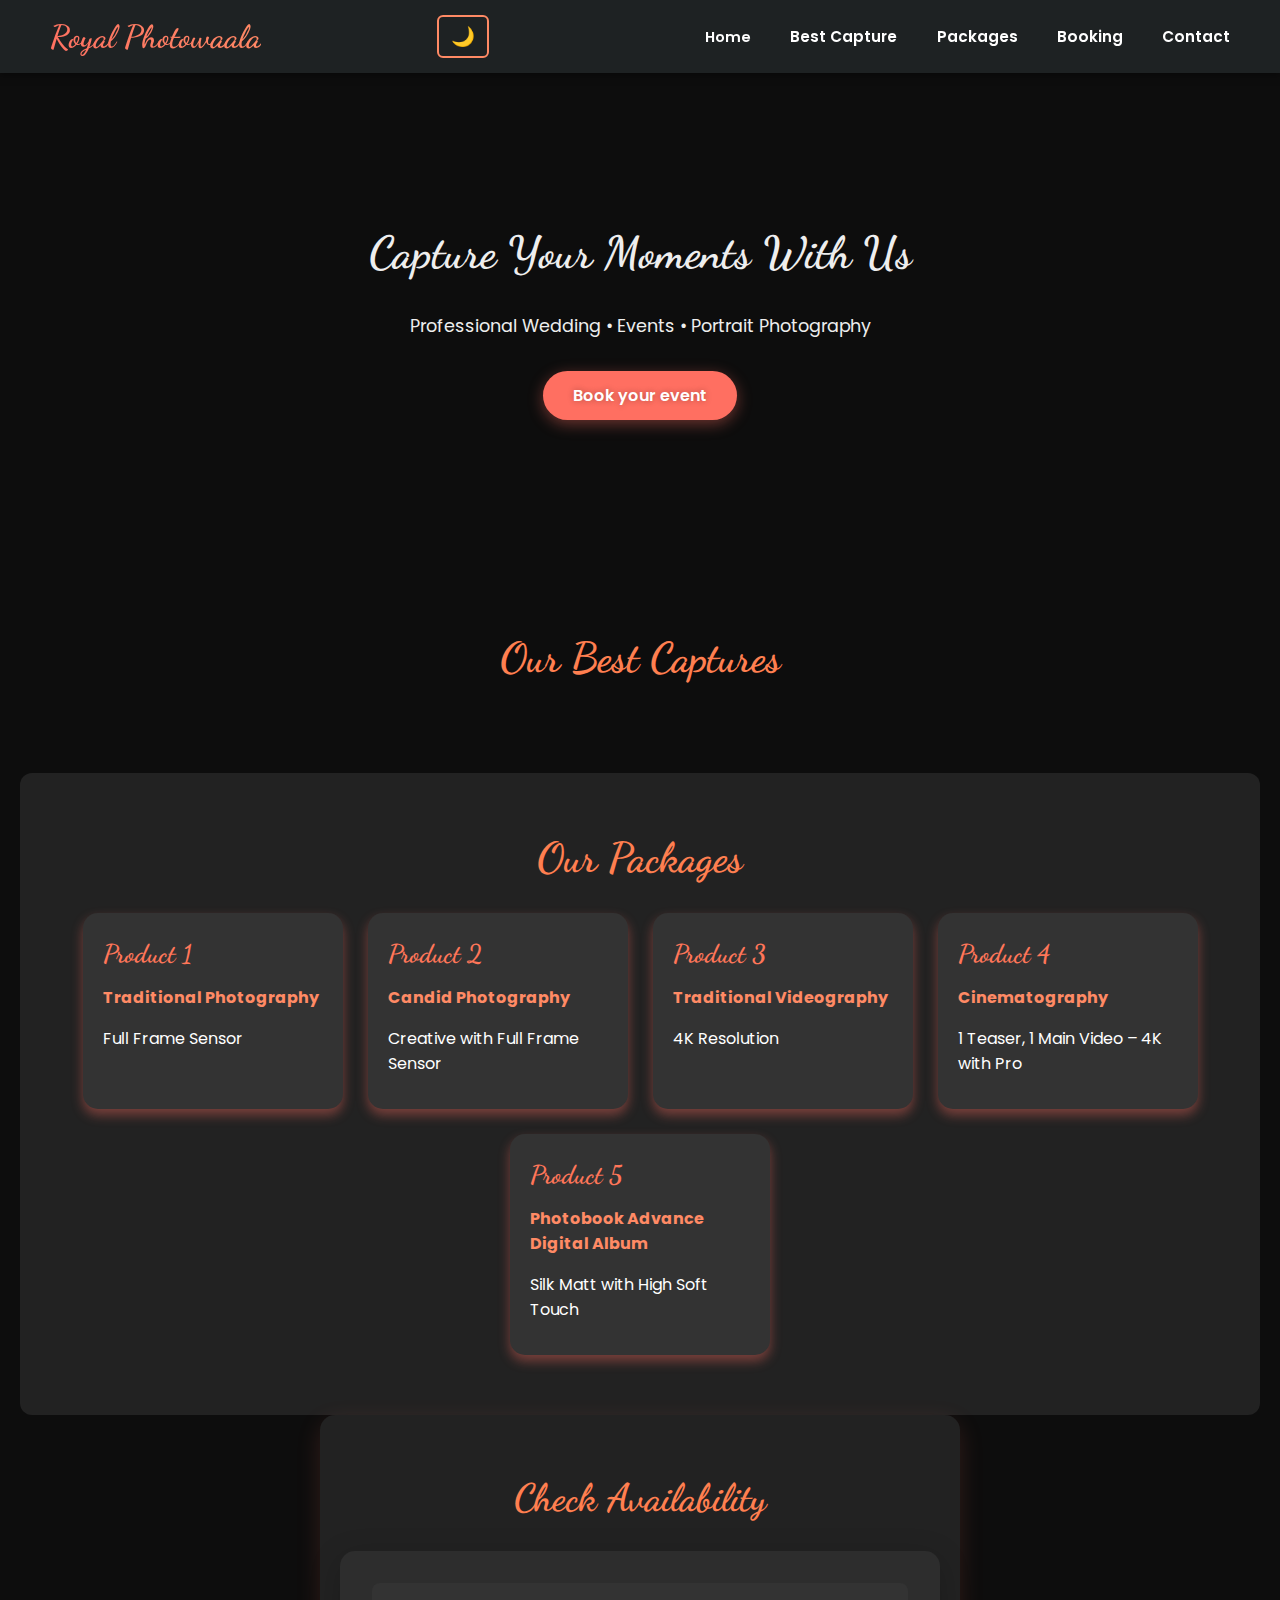
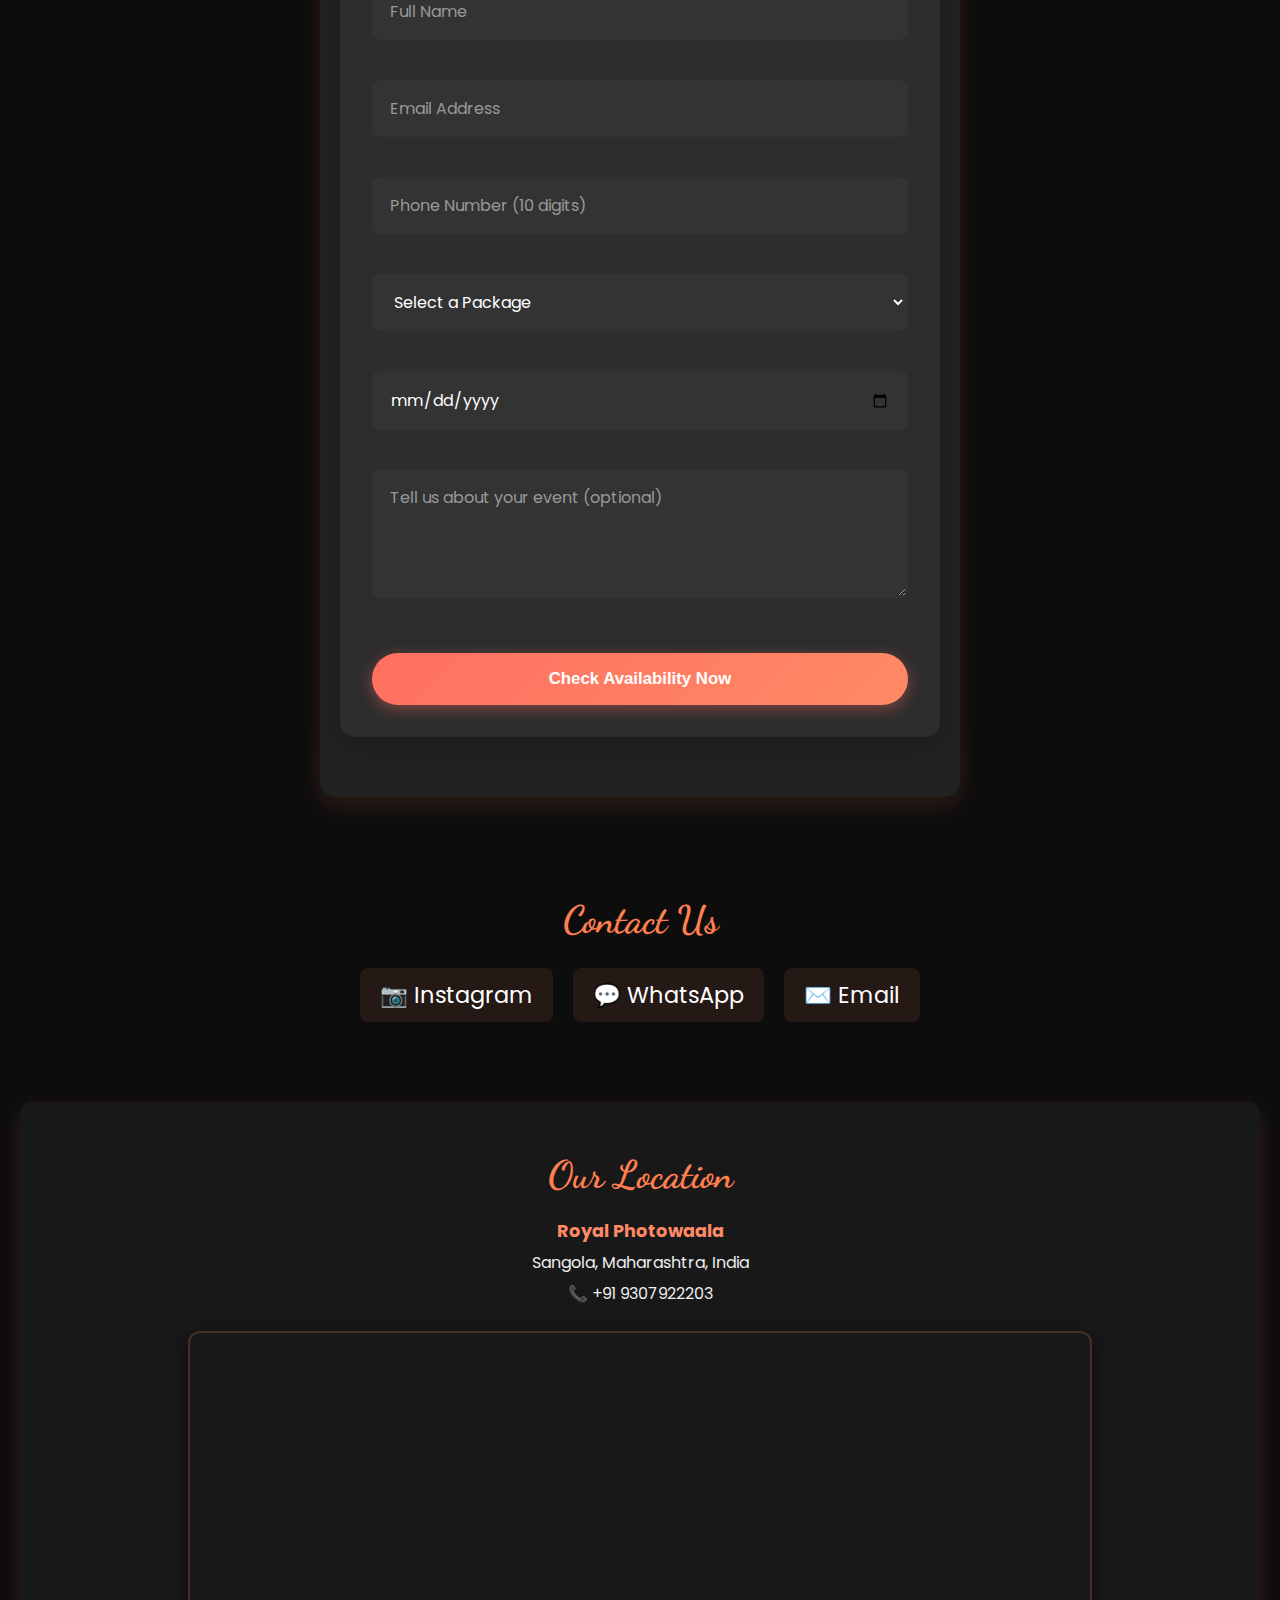
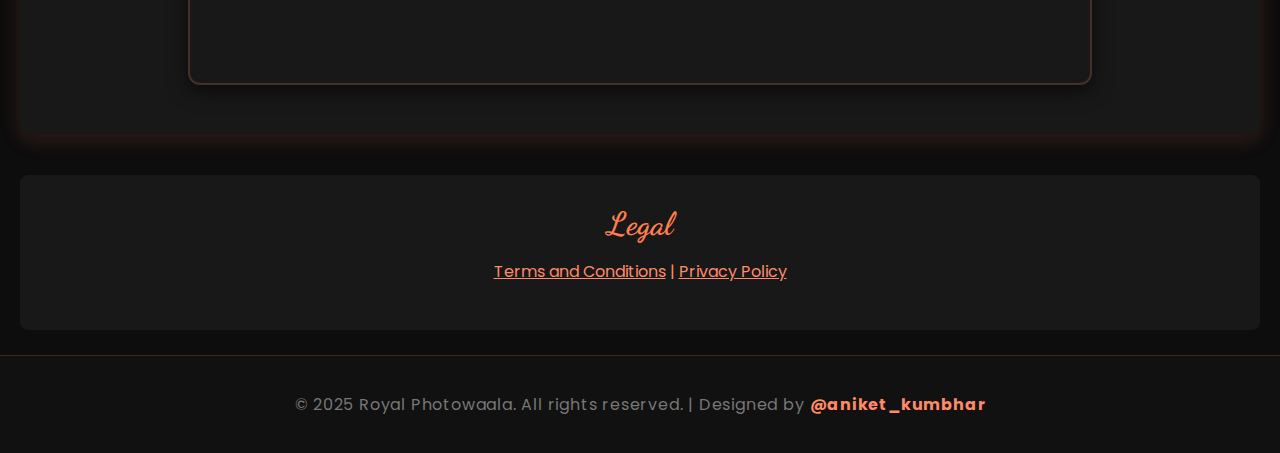
<file: index.html>
<!DOCTYPE html>
<html lang="en">
<head>
  <meta charset="UTF-8" />
  <meta name="viewport" content="width=device-width, initial-scale=1" />
  <title>Royal Photowaala - Professional Wedding & Event Photography</title>

  <!-- SEO Meta Tags -->
  <meta name="description" content="Royal Photowaala offers professional wedding photography, event photography, candid shoots, and cinematography services. Capture your precious moments with expert photographers." />
  <meta name="keywords" content="wedding photography, event photography, candid photography, cinematography, photo album, royal photowaala, professional photographer, wedding videography" />
  <meta name="author" content="Royal Photowaala" />
  <link rel="canonical" href="https://royalphotowaala.com/" />
  
  <!-- Open Graph Meta Tags -->
  <meta property="og:type" content="website" />
  <meta property="og:title" content="Royal Photowaala - Professional Wedding & Event Photography" />
  <meta property="og:description" content="Capture your precious moments with Royal Photowaala. Expert wedding photography, candid shoots, and cinematography services." />
  <meta property="og:url" content="https://royalphotowaala.com/" />
  <meta property="og:image" content="https://royalphotowaala.com/og-image.jpg" />
  <meta property="og:site_name" content="Royal Photowaala" />
  
  <!-- Twitter Card Meta Tags -->
  <meta name="twitter:card" content="summary_large_image" />
  <meta name="twitter:title" content="Royal Photowaala - Professional Photography" />
  <meta name="twitter:description" content="Expert wedding and event photography services" />
  <meta name="twitter:image" content="https://royalphotowaala.com/og-image.jpg" />
  
  <!-- Preconnect for Performance -->
  <link rel="preconnect" href="https://fonts.googleapis.com" />
  <link rel="preconnect" href="https://fonts.gstatic.com" crossorigin />
  
  <!-- Google Fonts -->
  <link href="https://fonts.googleapis.com/css2?family=Dancing+Script:wght@700&family=Poppins:wght@400;600;700&display=swap" rel="stylesheet" />

  <!-- External CSS -->
  <link rel="stylesheet" href="css/style.css" />
  
  <!-- Structured Data (JSON-LD) -->
  <script type="application/ld+json">
  {
    "@context": "https://schema.org",
    "@type": "LocalBusiness",
    "name": "Royal Photowaala",
    "image": "https://royalphotowaala.com/logo.jpg",
    "@id": "https://royalphotowaala.com",
    "url": "https://royalphotowaala.com",
    "telephone": "+91-9307922203",
    "priceRange": "₹₹",
    "address": {
      "@type": "PostalAddress",
      "addressCountry": "IN"
    },
    "sameAs": [
      "https://www.instagram.com/royal_photowaala"
    ],
    "openingHoursSpecification": {
      "@type": "OpeningHoursSpecification",
      "dayOfWeek": [
        "Monday",
        "Tuesday",
        "Wednesday",
        "Thursday",
        "Friday",
        "Saturday",
        "Sunday"
      ],
      "opens": "09:00",
      "closes": "21:00"
    }
  }
  </script>
</head>
<body>
<!-- ================= HEADER ================= -->
<header>
<nav>
  <h1 class="logo">
      <span id="logo-container"></span> <!-- Logo loaded dynamically -->
      Royal Photowaala
  </h1>

  <!-- Responsive menu button -->
  <button class="menu-toggle" aria-label="Toggle navigation menu" aria-expanded="false" aria-controls="primary-nav">
    <span aria-hidden="true">☰</span>
  </button>
<!-- Theme Toggle Button -->
<button id="theme-toggle" class="theme-toggle" aria-label="Toggle light or dark theme">
  🌙
</button>

  <!-- Navigation Links -->
  <ul id="primary-nav">
      <li><a href="#home" class="home-menu-link">Home</a></li>
      <li><a href="#best-capture">Best Capture</a></li>
      <li><a href="#packages">Packages</a></li>
      <li><a href="#booking">Booking</a></li>
      <li><a href="#contact">Contact</a></li>
  </ul>
</nav>
</header>

<!-- ================= HOME SECTION ================= -->
<section id="home" class="home">
  <div class="overlay">
      <h2>Capture Your Moments With Us</h2>
      <p>Professional Wedding • Events • Portrait Photography</p>
      <a href="#booking" class="btn">Book your event</a>
  </div>
</section>

<!-- ================= GALLERY SECTION ================= -->
<section id="best-capture" class="best-capture">
  <h2>Our Best Captures</h2>
  <div class="gallery" id="gallery"></div> <!-- Gallery images loaded from IndexedDB -->
</section>

<!-- ================= PACKAGES SECTION ================= -->
<section id="packages" class="packages">
  <h2>Our Packages</h2>
  <div class="package-list">
      <!-- Package Details -->
      <div class="package">
          <h3>Product 1</h3>
          <p><strong>Traditional Photography</strong></p>
          <p>Full Frame Sensor</p>
      </div>
      <div class="package">
          <h3>Product 2</h3>
          <p><strong>Candid Photography</strong></p>
          <p>Creative with Full Frame Sensor</p>
      </div>
      <div class="package">
          <h3>Product 3</h3>
          <p><strong>Traditional Videography</strong></p>
          <p>4K Resolution</p>
      </div>
      <div class="package">
          <h3>Product 4</h3>
          <p><strong>Cinematography</strong></p>
          <p>1 Teaser, 1 Main Video – 4K with Pro</p>
      </div>
      <div class="package">
          <h3>Product 5</h3>
          <p><strong>Photobook Advance Digital Album</strong></p>
          <p>Silk Matt with High Soft Touch</p>
      </div>
  </div>
</section>

<!-- ================= BOOKING SECTION ================= -->
<section id="booking" class="booking">
  <div class="booking-container">
      <h2>Check Availability</h2>

      <!-- Booking Form -->
      <form class="booking-form" id="bookingForm" novalidate>
          <div class="form-group">
            <label for="name" class="visually-hidden">Full Name</label>
            <input type="text" id="name" name="name" placeholder="Full Name" autocomplete="name" required aria-required="true" />
          </div>
          
          <div class="form-group">
            <label for="email" class="visually-hidden">Email Address</label>
            <input type="email" id="email" name="email" placeholder="Email Address" autocomplete="email" required aria-required="true" />
          </div>
          
          <div class="form-group">
            <label for="phone" class="visually-hidden">Phone Number</label>
            <input type="tel" id="phone" name="phone" placeholder="Phone Number (10 digits)" autocomplete="tel" pattern="[0-9]{10}" required aria-required="true" />
          </div>

          <!-- Package Dropdown -->
          <div class="form-group">
            <label for="package" class="visually-hidden">Select Package</label>
            <select id="package" name="package" required aria-required="true">
                  <option value="" disabled selected>Select a Package</option>
                  <option value="Product 1 - Traditional Photography">Product 1 - Traditional Photography</option>
                  <option value="Product 2 - Candid Photography">Product 2 - Candid Photography</option>
                  <option value="Product 3 - Traditional Videography">Product 3 - Traditional Videography</option>
                  <option value="Product 4 - Cinematography">Product 4 - Cinematography</option>
                  <option value="Product 5 - Photobook Advance Digital Album">Product 5 - Photobook Advance Digital Album</option>
            </select>
          </div>

          <div class="form-group">
            <label for="date" class="visually-hidden">Event Date</label>
            <input type="date" id="date" name="date" required aria-required="true" />
          </div>
          
          <div class="form-group">
            <label for="details" class="visually-hidden">Event Details</label>
            <textarea id="details" name="details" placeholder="Tell us about your event (optional)" autocomplete="off" rows="4"></textarea>
          </div>
          
          <button type="submit" class="submit-btn">Check Availability Now</button>
      </form>
  </div>
</section>


<!-- ================= CONTACT SECTION ================= -->
<section id="contact" class="contact">
  <h2>Contact Us</h2>
  <div class="socials">
      <a href="https://www.instagram.com/royal_photowaala?igsh=bzg5YXBwOXdqMngy" target="_blank" rel="noopener noreferrer" aria-label="Visit our Instagram page">📷 Instagram</a>
      <a href="https://wa.me/919307922203" target="_blank" rel="noopener noreferrer" aria-label="Contact us on WhatsApp">💬 WhatsApp</a>
      <a href="mailto:info@royalphotowaala.com" aria-label="Send us an email">✉️ Email</a>
  </div>
</section>
  
<!-- ================= LOCATION SECTION ================= -->
<section id="location" class="location">
  <h2>Our Location</h2>

  <div class="location-details">
    <p><strong>Royal Photowaala</strong></p>
    <p>Sangola, Maharashtra, India</p>
    <p>📞 +91 9307922203</p>
  </div>

  <!-- Google Map Embed -->
  <div class="map-container">
    <iframe 
      src="https://www.google.com/maps/embed?pb=!1m18!1m12!1m3!1d3784.329145525898!2d75.19378831489007!3d17.43384698766474!2m3!1f0!2f0!3f0!3m2!1i1024!2i768!4f13.1!3m3!1m2!1s0x3bc6b9d3a7e7c1d1%3A0x8f0f8a2b2b3b4b5b!2sRoyal%20Photowaala%2C%20Sangola%2C%20Maharashtra%20413307!5e0!3m2!1sen!2sin!4v1620000000000!5m2!1sen!2sin"
      width="100%" 
      height="350" 
      style="border:0;" 
      allowfullscreen="" 
      loading="lazy"
      referrerpolicy="no-referrer-when-downgrade"
      aria-label="Google Map showing Royal Photowaala location">
    </iframe>
  </div>
</section>

  <!-- Terms and Privacy policy links -->
  <section id="policies" class="policies">
    <h2>Legal</h2>
    <p>
      <a href="terms.html" aria-label="Read our terms and conditions">Terms and Conditions</a> | 
      <a href="privacy.html" aria-label="Read our privacy policy">Privacy Policy</a>
    </p>
  </section>
 
  
<!-- ================= FOOTER ================= -->
<footer>
  <p>© 2025 Royal Photowaala. All rights reserved. | Designed by 
  <strong><a href="https://www.instagram.com/mr_aniket49?igsh=MXkwczhuMDJwa2gzbg==" target="_blank" rel="noopener noreferrer">@aniket_kumbhar</a></strong></p>
</footer>

<!-- ================= MAIN SCRIPT ================= -->
<script src="js/main.js"></script>
</body>
</html>
</file>
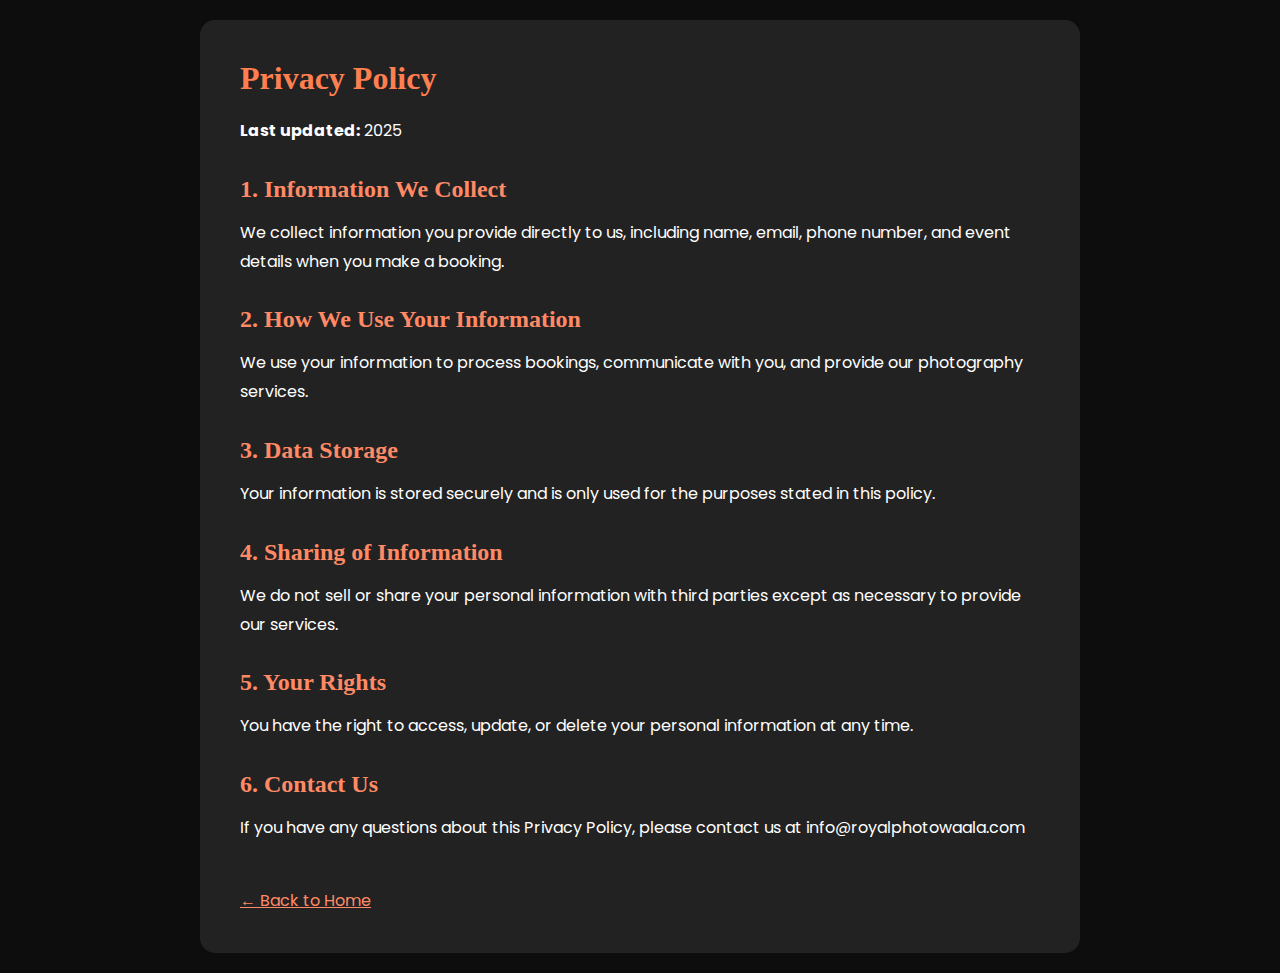
<file: privacy.html>
<!DOCTYPE html>
<html lang="en">
<head>
  <meta charset="UTF-8">
  <meta name="viewport" content="width=device-width, initial-scale=1.0">
  <title>Privacy Policy - Royal Photowaala</title>
  <link href="https://fonts.googleapis.com/css2?family=Poppins:wght@400;600&display=swap" rel="stylesheet">
  <link rel="stylesheet" href="css/style.css">
  <style>
    body { padding: 20px; }
    .privacy-container { max-width: 800px; margin: 0 auto; background: #222; padding: 40px; border-radius: 15px; }
    .privacy-container h1 { color: #ff7f50; margin-bottom: 20px; }
    .privacy-container h2 { color: #ff8a65; margin-top: 30px; margin-bottom: 15px; }
    .privacy-container p { line-height: 1.8; margin-bottom: 15px; }
    .back-link { display: inline-block; margin-top: 30px; color: #ff8a65; text-decoration: underline; }
  </style>
</head>
<body>
  <div class="privacy-container">
    <h1>Privacy Policy</h1>
    <p><strong>Last updated:</strong> 2025</p>
    
    <h2>1. Information We Collect</h2>
    <p>We collect information you provide directly to us, including name, email, phone number, and event details when you make a booking.</p>
    
    <h2>2. How We Use Your Information</h2>
    <p>We use your information to process bookings, communicate with you, and provide our photography services.</p>
    
    <h2>3. Data Storage</h2>
    <p>Your information is stored securely and is only used for the purposes stated in this policy.</p>
    
    <h2>4. Sharing of Information</h2>
    <p>We do not sell or share your personal information with third parties except as necessary to provide our services.</p>
    
    <h2>5. Your Rights</h2>
    <p>You have the right to access, update, or delete your personal information at any time.</p>
    
    <h2>6. Contact Us</h2>
    <p>If you have any questions about this Privacy Policy, please contact us at info@royalphotowaala.com</p>
    
    <a href="index.html" class="back-link">← Back to Home</a>
  </div>
</body>
</html>
</file>
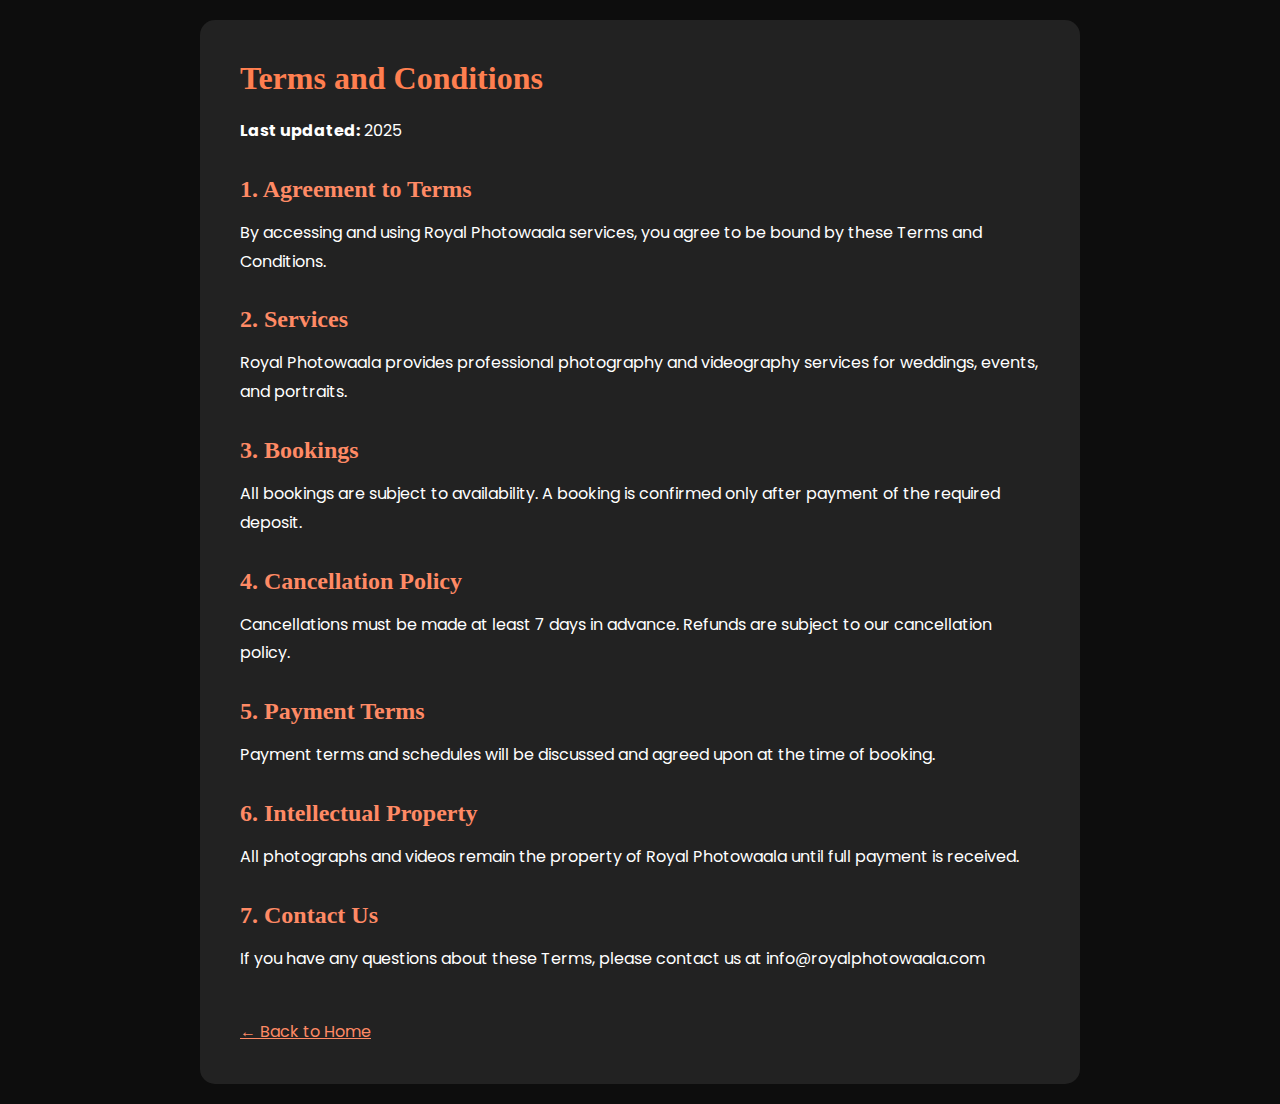
<file: terms.html>
<!DOCTYPE html>
<html lang="en">
<head>
  <meta charset="UTF-8">
  <meta name="viewport" content="width=device-width, initial-scale=1.0">
  <title>Terms and Conditions - Royal Photowaala</title>
  <link href="https://fonts.googleapis.com/css2?family=Poppins:wght@400;600&display=swap" rel="stylesheet">
  <link rel="stylesheet" href="css/style.css">
  <style>
    body { padding: 20px; }
    .terms-container { max-width: 800px; margin: 0 auto; background: #222; padding: 40px; border-radius: 15px; }
    .terms-container h1 { color: #ff7f50; margin-bottom: 20px; }
    .terms-container h2 { color: #ff8a65; margin-top: 30px; margin-bottom: 15px; }
    .terms-container p { line-height: 1.8; margin-bottom: 15px; }
    .back-link { display: inline-block; margin-top: 30px; color: #ff8a65; text-decoration: underline; }
  </style>
</head>
<body>
  <div class="terms-container">
    <h1>Terms and Conditions</h1>
    <p><strong>Last updated:</strong> 2025</p>
    
    <h2>1. Agreement to Terms</h2>
    <p>By accessing and using Royal Photowaala services, you agree to be bound by these Terms and Conditions.</p>
    
    <h2>2. Services</h2>
    <p>Royal Photowaala provides professional photography and videography services for weddings, events, and portraits.</p>
    
    <h2>3. Bookings</h2>
    <p>All bookings are subject to availability. A booking is confirmed only after payment of the required deposit.</p>
    
    <h2>4. Cancellation Policy</h2>
    <p>Cancellations must be made at least 7 days in advance. Refunds are subject to our cancellation policy.</p>
    
    <h2>5. Payment Terms</h2>
    <p>Payment terms and schedules will be discussed and agreed upon at the time of booking.</p>
    
    <h2>6. Intellectual Property</h2>
    <p>All photographs and videos remain the property of Royal Photowaala until full payment is received.</p>
    
    <h2>7. Contact Us</h2>
    <p>If you have any questions about these Terms, please contact us at info@royalphotowaala.com</p>
    
    <a href="index.html" class="back-link">← Back to Home</a>
  </div>
</body>
</html>
</file>
<file: css/style.css>
/* ==============================
   Royal Photowaala Website Styles
   Updated: 2025
   Author: Aniket Kumbhar
   ============================== */

/* 🌍 Global Styles - Base layout, font, color */
body {
  margin: 0;
  font-family: 'Poppins', sans-serif;
  background: #0d0d0d;
  color: #fff;
  scroll-behavior: smooth;
}

h1, h2, h3 {
  font-family: 'Dancing Script', cursive;
  margin: 0;
}

a {
  text-decoration: none;
  color: inherit;
}

/* =========================
   📝 Form Styles
   ========================= */
.booking-form {
  max-width: 600px;
  margin: 0 auto;
  padding: 2rem;
  background: rgba(255, 255, 255, 0.05);
  border-radius: 15px;
  box-shadow: 0 8px 32px rgba(0, 0, 0, 0.2);
}

.form-group {
  margin-bottom: 1.5rem;
  position: relative;
}

.form-group label {
  display: block;
  margin-bottom: 0.5rem;
  color: #f8f9fa;
  font-weight: 500;
}

.form-control {
  width: 100%;
  padding: 0.8rem 1rem;
  border: 1px solid rgba(255, 255, 255, 0.1);
  border-radius: 8px;
  background: rgba(255, 255, 255, 0.05);
  color: #fff;
  font-size: 1rem;
  transition: all 0.3s ease;
}

.form-control:focus {
  outline: none;
  border-color: #4dabf7;
  box-shadow: 0 0 0 3px rgba(77, 171, 247, 0.25);
}

textarea.form-control {
  min-height: 120px;
  resize: vertical;
}

.btn-submit {
  background: linear-gradient(45deg, #4dabf7, #228be6);
  color: white;
  border: none;
  padding: 1rem 2rem;
  border-radius: 8px;
  font-size: 1.1rem;
  font-weight: 600;
  cursor: pointer;
  width: 100%;
  transition: all 0.3s ease;
  display: flex;
  align-items: center;
  justify-content: center;
  gap: 0.5rem;
}

.btn-submit:hover {
  background: linear-gradient(45deg, #339af0, #1c7ed6);
  transform: translateY(-2px);
  box-shadow: 0 4px 12px rgba(34, 139, 230, 0.3);
}

.btn-submit:disabled {
  background: #495057;
  cursor: not-allowed;
  transform: none;
  box-shadow: none;
  opacity: 0.7;
}

.spinner {
  display: inline-block;
  width: 1.2rem;
  height: 1.2rem;
  border: 2px solid rgba(255, 255, 255, 0.3);
  border-radius: 50%;
  border-top-color: #fff;
  animation: spin 0.8s ease-in-out infinite;
}

@keyframes spin {
  to { transform: rotate(360deg); }
}

/* Form Messages */
.form-message {
  padding: 1rem;
  margin: 1rem 0;
  border-radius: 8px;
  font-size: 0.95rem;
  line-height: 1.5;
}

.form-message.success {
  background: rgba(40, 167, 69, 0.15);
  border-left: 4px solid #28a745;
  color: #96f2d7;
}

.form-message.error {
  background: rgba(220, 53, 69, 0.15);
  border-left: 4px solid #dc3545;
  color: #ffc9c9;
}

.form-message.info {
  background: rgba(23, 162, 184, 0.15);
  border-left: 4px solid #17a2b8;
  color: #99e9f2;
}

/* WhatsApp Button */
.btn-whatsapp {
  display: inline-flex;
  align-items: center;
  justify-content: center;
  gap: 0.5rem;
  background: #25d366;
  color: white !important;
  padding: 0.8rem 1.5rem;
  border-radius: 8px;
  font-weight: 600;
  margin-top: 1rem;
  transition: all 0.3s ease;
}

.btn-whatsapp:hover {
  background: #128c7e;
  transform: translateY(-2px);
  box-shadow: 0 4px 12px rgba(37, 211, 102, 0.3);
}

/* Message Preview */
.message-preview {
  margin-top: 1rem;
  padding: 1rem;
  background: rgba(0, 0, 0, 0.2);
  border-radius: 8px;
  font-family: monospace;
  white-space: pre-wrap;
  word-break: break-word;
}

/* Responsive Adjustments */
@media (max-width: 768px) {
  .booking-form {
    padding: 1.5rem;
  }
  
  .btn-submit {
    padding: 0.8rem 1.5rem;
  }
}

/* =========================
   🧭 Navbar Section
   ========================= */
header {
  background: rgba(183, 226, 233, 0.1);
  backdrop-filter: blur(10px);
  position: sticky;
  top: 0;
  z-index: 1000;
  box-shadow: 0 1px 8px rgba(0, 0, 0, 0.5);
  padding: 0.5rem 0;
}

nav {
  max-width: 1200px;
  margin: auto;
  padding: 0 20px;
  display: flex;
  align-items: center;
  justify-content: space-between;
  flex-wrap: wrap;
}

.logo {
  display: flex;
  align-items: center;
  gap: 10px;
  font-family: 'Dancing Script', cursive;
  font-size: 2rem;
  font-weight: 700;
  background: linear-gradient(45deg, #ff6f61, #ff8a65);
  background-clip: text;
  -webkit-background-clip: text;
  -webkit-text-fill-color: transparent;
}

#logo-container img {
  height: 50px;
  width: auto;
  border-radius: 5px;
}

nav ul {
  list-style: none;
  display: flex;
  gap: 1.2rem;
  align-items: center;
}

nav ul li a {
  font-weight: 600;
  font-size: 0.95rem;
  padding: 6px 10px;
  border-radius: 6px;
  transition: background 0.3s ease, color 0.3s ease;
}

.home-menu-link {
  font-size: 0.9rem !important;
}

nav ul li a:hover {
  background: rgba(255, 255, 255, 0.15);
  color: #ff8a65;
}

nav ul li a:focus {
  outline: 2px solid #ff8a65;
  outline-offset: 2px;
}

.menu-toggle {
  font-size: 1.4rem;
  cursor: pointer;
  color: #ff8a65;
  user-select: none;
  display: none;
  background: transparent;
  border: 2px solid #ff8a65;
  padding: 8px 12px;
  border-radius: 6px;
  transition: all 0.3s ease;
}

.menu-toggle:hover {
  background: rgba(255, 138, 101, 0.1);
  transform: scale(1.05);
}

.theme-toggle {
  background: transparent;
  border: 2px solid #ff8a65;
  color: #ff8a65;
  font-size: 1.2rem;
  padding: 8px 12px;
  border-radius: 6px;
  cursor: pointer;
  transition: all 0.3s ease;
  margin-left: 10px;
}

.theme-toggle:hover {
  background: rgba(255, 138, 101, 0.1);
}

/* =========================
   🏠 Home Section
   ========================= */
.home {
  position: relative;
  height: 500px;
  background-size: cover;
  background-position: center;
  display: flex;
  justify-content: center;
  align-items: center;
  text-align: center;
  padding: 0 20px;
}

.home::before {
  content: none !important;
}

.home .overlay {
  position: relative;
  z-index: 2;
  color: #eee;
  display: flex;
  flex-direction: column;
  justify-content: center;
  align-items: center;
  height: 100%;
  text-align: center;
}

.home h2 {
  font-size: 2.8rem;
  margin-bottom: 1rem;
}
.home p {
  font-size: 1.1rem;
  margin-bottom: 2rem;
}

.btn {
  background: #ff6f61;
  color: #fff;
  padding: 12px 30px;
  border-radius: 25px;
  cursor: pointer;
  font-weight: 600;
  text-shadow: 0 0 6px rgba(0, 0, 0, 0.3);
  transition: all 0.3s ease;
  display: inline-block;
  box-shadow: 0 4px 15px rgba(255, 111, 97, 0.4);
}

.btn:hover {
  background: #ff3d33;
  transform: translateY(-2px);
  box-shadow: 0 6px 20px rgba(255, 111, 97, 0.6);
}

.btn:focus {
  outline: 2px solid #fff;
  outline-offset: 2px;
}

/* =========================
   🖼️ Gallery Section
   ========================= */
#best-capture {
  padding: 60px 20px;
  max-width: 1200px;
  margin: 0 auto;
  text-align: center;
}

#best-capture h2 {
  font-size: 2.6rem;
  margin-bottom: 30px;
  color: #ff7f50;
}

.gallery {
  display: flex;
  flex-wrap: wrap;
  justify-content: center;
  gap: 15px;
}

.gallery img {
  width: 220px;
  height: 160px;
  border-radius: 10px;
  object-fit: cover;
  box-shadow: 0 4px 15px rgba(255, 111, 97, 0.6);
  transition: transform 0.3s ease;
  cursor: pointer;
}
.gallery img:hover {
  transform: scale(1.05);
}

/* =========================
   🎁 Packages Section
   ========================= */
#packages {
  background: #222;
  padding: 60px 20px;
  max-width: 1200px;
  margin: 0 auto;
  border-radius: 12px;
  text-align: center;
}

#packages h2 {
  font-size: 2.6rem;
  margin-bottom: 30px;
  color: #ff7f50;
}

.package-list {
  display: flex;
  flex-wrap: wrap;
  justify-content: center;
  gap: 25px;
}

.package {
  background: #333;
  padding: 25px 20px;
  border-radius: 15px;
  width: 220px;
  box-shadow: 0 6px 12px rgba(255, 111, 97, 0.4);
  transition: box-shadow 0.3s ease;
  text-align: left;
  color: #fff;
}
.package:hover {
  box-shadow: 0 8px 20px rgba(255, 111, 97, 0.8);
}

.package h3 {
  font-family: 'Dancing Script', cursive;
  font-size: 1.6rem;
  margin-bottom: 15px;
  color: #ff7659;
}
.package p {
  font-size: 1rem;
  margin-bottom: 8px;
}
.package strong {
  color: #ff8a65;
}

/* =========================
   🗓️ Booking Section
   ========================= */
#booking {
  padding: 60px 20px;
  max-width: 600px;
  margin: 0 auto 60px;
  background: #222;
  border-radius: 15px;
  box-shadow: 0 8px 25px rgba(255, 111, 97, 0.15);
  text-align: center;
}

#booking h2 {
  font-family: 'Dancing Script', cursive;
  font-size: 2.4rem;
  margin-bottom: 30px;
  color: #ff7f50;
}

#booking form {
  display: flex;
  flex-direction: column;
  gap: 16px;
}

.form-group {
  position: relative;
}

.visually-hidden {
  position: absolute;
  width: 1px;
  height: 1px;
  padding: 0;
  margin: -1px;
  overflow: hidden;
  clip: rect(0, 0, 0, 0);
  white-space: nowrap;
  border: 0;
}

#booking input,
#booking select,
#booking textarea {
  width: 100%;
  padding: 14px 16px;
  border-radius: 8px;
  border: 2px solid transparent;
  background: #333;
  color: white;
  font-size: 1rem;
  font-family: 'Poppins', sans-serif;
  transition: all 0.3s ease;
  box-sizing: border-box;
}

#booking input:focus,
#booking select:focus,
#booking textarea:focus {
  outline: none;
  border-color: #ff8a65;
  background: #3a3a3a;
  box-shadow: 0 0 0 3px rgba(255, 138, 101, 0.1);
}

#booking input::placeholder,
#booking textarea::placeholder {
  color: #999;
}

#booking textarea {
  resize: vertical;
  line-height: 1.5;
  min-height: 100px;
}

#booking button,
.submit-btn {
  background: linear-gradient(135deg, #ff6f61 0%, #ff8a65 100%);
  color: #fff;
  padding: 16px 24px;
  font-weight: 700;
  font-size: 1.05rem;
  border: none;
  border-radius: 30px;
  cursor: pointer;
  transition: all 0.3s ease;
  box-shadow: 0 4px 15px rgba(255, 111, 97, 0.4);
  margin-top: 8px;
}

#booking button:hover,
.submit-btn:hover {
  background: linear-gradient(135deg, #ff3d33 0%, #ff6f61 100%);
  transform: translateY(-2px);
  box-shadow: 0 6px 20px rgba(255, 111, 97, 0.6);
}

#booking button:focus,
.submit-btn:focus {
  outline: 2px solid #fff;
  outline-offset: 2px;
}

#booking button:active,
.submit-btn:active {
  transform: translateY(0);
}

/* =========================
   ⭐ Reviews Section
   ========================= */
#reviews {
  padding: 60px 20px;
  max-width: 1200px;
  margin: 0 auto 60px;
  background: #181818;
  border-radius: 15px;
  text-align: center;
}

#reviews h2 {
  font-family: 'Dancing Script', cursive;
  font-size: 2.4rem;
  margin-bottom: 30px;
  color: #ff7f50;
}

.review-list {
  display: grid;
  grid-template-columns: repeat(auto-fit, minmax(300px, 1fr));
  gap: 20px;
  margin-bottom: 40px;
}

.review-card {
  background: #333;
  padding: 20px;
  border-radius: 10px;
  text-align: left;
}

.review-card strong {
  color: #ff8a65;
  font-size: 1.1rem;
}

.review-card p {
  margin-top: 10px;
  color: #eee;
}

.review-form-container {
  max-width: 500px;
  margin: 0 auto;
  background: #222;
  padding: 30px;
  border-radius: 15px;
}

.review-form {
  display: flex;
  flex-direction: column;
  gap: 15px;
}

.review-form input,
.review-form select,
.review-form textarea {
  padding: 12px;
  border-radius: 8px;
  border: 2px solid transparent;
  background: #333;
  color: white;
  font-family: 'Poppins', sans-serif;
}

.review-form textarea {
  min-height: 100px;
  resize: vertical;
}

.review-form button {
  background: linear-gradient(135deg, #ff6f61 0%, #ff8a65 100%);
  color: #fff;
  padding: 12px 24px;
  border: none;
  border-radius: 8px;
  cursor: pointer;
  font-weight: 600;
  transition: all 0.3s ease;
}

.review-form button:hover {
  transform: translateY(-2px);
  box-shadow: 0 4px 12px rgba(255, 111, 97, 0.4);
}

/* =========================
   📞 Contact Section
   ========================= */
#contact {
  padding: 40px 20px;
  max-width: 1200px;
  margin: 0 auto 40px;
  text-align: center;
}

#contact h2 {
  font-family: 'Dancing Script', cursive;
  font-size: 2.4rem;
  margin-bottom: 25px;
  color: #ff7f50;
}

#contact .socials {
  display: flex;
  justify-content: center;
  gap: 20px;
}

#contact .socials a {
  color: white;
  font-size: 1.4rem;
  padding: 10px 20px;
  background: rgba(255, 138, 101, 0.1);
  border-radius: 8px;
  transition: all 0.3s ease;
  display: inline-block;
}

#contact .socials a:hover {
  color: #ff6f61;
  background: rgba(255, 138, 101, 0.2);
  transform: translateY(-3px);
  box-shadow: 0 4px 12px rgba(255, 111, 97, 0.3);
}

#contact .socials a:focus {
  outline: 2px solid #ff8a65;
  outline-offset: 2px;
}

/* =========================
   📍 Location Section
   ========================= */
#location {
  padding: 50px 20px;
  max-width: 1200px;
  margin: 0 auto 40px;
  text-align: center;
  background: #181818;
  border-radius: 12px;
  box-shadow: 0 6px 20px rgba(255, 111, 97, 0.15);
}

#location h2 {
  font-family: 'Dancing Script', cursive;
  font-size: 2.4rem;
  margin-bottom: 20px;
  color: #ff7f50;
}

.location-details {
  margin-bottom: 25px;
}

.location-details p {
  margin: 6px 0;
  font-size: 1rem;
  color: #eee;
}

.location-details strong {
  color: #ff8a65;
  font-size: 1.1rem;
}

.map-container {
  width: 100%;
  max-width: 900px;
  margin: 0 auto;
  border-radius: 12px;
  overflow: hidden;
  border: 2px solid rgba(255, 138, 101, 0.2);
  box-shadow: 0 6px 20px rgba(0, 0, 0, 0.6);
}

.map-container iframe {
  display: block;
  width: 100%;
  height: 350px;
  filter: grayscale(10%) contrast(1.05);
}

/* =========================
   Policies Section
   ========================= */
.policies {
  background: #181818;
  color: #ff8a65;
  margin: 25px auto;
  padding: 30px 20px;
  border-radius: 8px;
  max-width: 1200px;
  text-align: center;
}

.policies h2 {
  font-family: 'Dancing Script', cursive;
  font-size: 2rem;
  margin-bottom: 15px;
  color: #ff7f50;
}

.policies p {
  font-size: 1rem;
}

.policies a {
  color: #ff8a65;
  text-decoration: underline;
  transition: color 0.3s ease;
}

.policies a:hover {
  color: #ff6f61;
}

.policies a:focus {
  outline: 2px solid #ff8a65;
  outline-offset: 2px;
}

/* =========================
   ⚓ Footer
   ========================= */
footer {
  background-color: #111;
  color: #777;
  letter-spacing: 0.05em;
  font-weight: 400;
  padding: 20px 0;
  font-family: 'Poppins', sans-serif;
  text-align: center;
  border-top: 1px solid rgba(255, 138, 101, 0.2);
}

footer a {
  color: #ff8a65;
  transition: color 0.3s ease;
}

footer a:hover {
  color: #ff6f61;
}

footer a:focus {
  outline: 2px solid #ff8a65;
  outline-offset: 2px;
}

/* =========================
   📱 Responsive Design
   ========================= */
@media (max-width: 768px) {
  .menu-toggle {
    display: block;
  }

  nav ul {
    flex-direction: column;
    display: none;
    background: rgba(17, 17, 17, 0.9);
    padding: 1rem;
    width: 100%;
    border-radius: 8px;
  }

  nav ul.show {
    display: flex;
  }

  nav ul li {
    margin-bottom: 10px;
  }

  nav ul li:last-child {
    margin-bottom: 0;
  }

  .package-list {
    flex-direction: column;
    align-items: center;
  }

  .gallery {
    justify-content: center;
  }

  #booking {
    max-width: 90%;
  }

  .logo {
    font-size: 1.6rem;
  }

  #logo-container img {
    height: 40px;
  }

  .home-menu-link {
    font-size: 0.85rem !important;
  }
  
  #contact .socials {
    flex-direction: column;
    gap: 12px;
  }
  
  #contact .socials a {
    width: 100%;
    max-width: 280px;
  }

  #location {
    padding: 40px 15px;
  }

  #location h2 {
    font-size: 2rem;
  }

  .map-container iframe {
    height: 280px;
  }

  .review-list {
    grid-template-columns: 1fr;
  }
}

/* Light theme support */
body.light-theme {
  background: #f5f5f5;
  color: #333;
}

body.light-theme #packages,
body.light-theme #booking,
body.light-theme .package,
body.light-theme .review-card,
body.light-theme .review-form-container {
  background: #fff;
  color: #333;
}

body.light-theme #contact .socials a,
body.light-theme #location,
body.light-theme .policies {
  background: #e9e9e9;
  color: #333;
}
</file>
